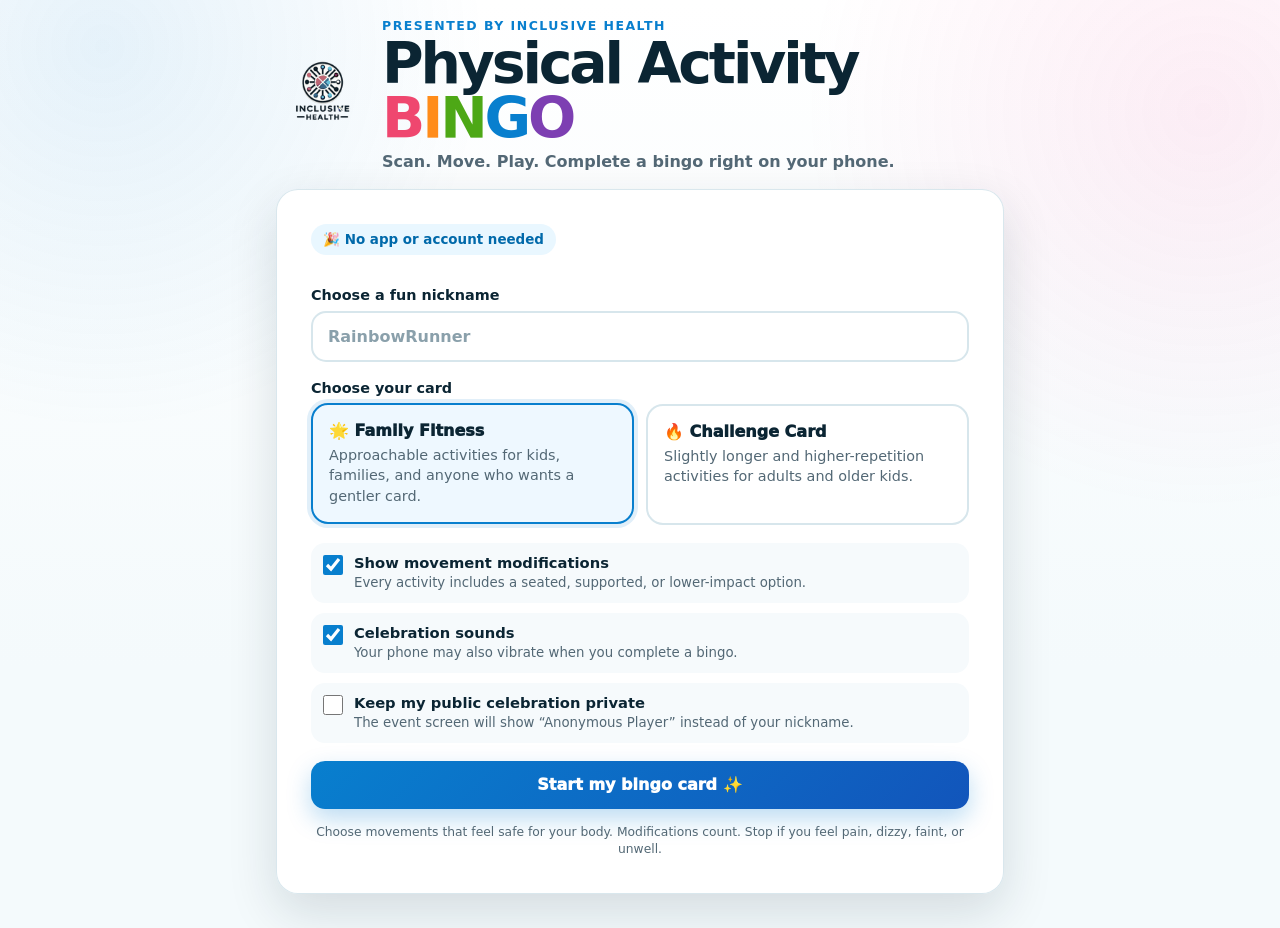
<file: index.html>
<!doctype html>
<html lang="en">
<head>
  <meta charset="utf-8">
  <meta name="viewport" content="width=device-width, initial-scale=1, viewport-fit=cover">
  <meta name="theme-color" content="#ff4fa3">
  <meta name="description" content="Physical Activity BINGO presented by Inclusive Health.">
  <title>Physical Activity BINGO | Inclusive Health</title>
  <link rel="manifest" href="manifest.webmanifest?v=20260814-1">
  <link rel="icon" href="assets/inclusive-health-logo.png">
  <link rel="apple-touch-icon" href="assets/inclusive-health-logo.png">
  <link rel="stylesheet" href="styles-base.css">
  <link rel="stylesheet" href="overlays.css">
  <link rel="stylesheet" href="display.css?v=20260814-1">
</head>
<body>
  <noscript>This game needs JavaScript enabled to play.</noscript>
  <div id="app" aria-live="polite"></div>
  <div id="toast-region" class="toast-region" aria-live="assertive" aria-atomic="true"></div>
  <canvas id="confetti" class="confetti-canvas" aria-hidden="true"></canvas>
  <script src="config.js?v=20260814-1"></script>
  <script src="helpers.js" defer></script>
  <script src="data.js" defer></script>
  <script src="core-ui.js?v=20260814-1" defer></script>
  <script src="core-play.js" defer></script>
  <script src="effects.js" defer></script>
  <script src="sync-display.js?v=20260814-1" defer></script>
</body>
</html>
</file>
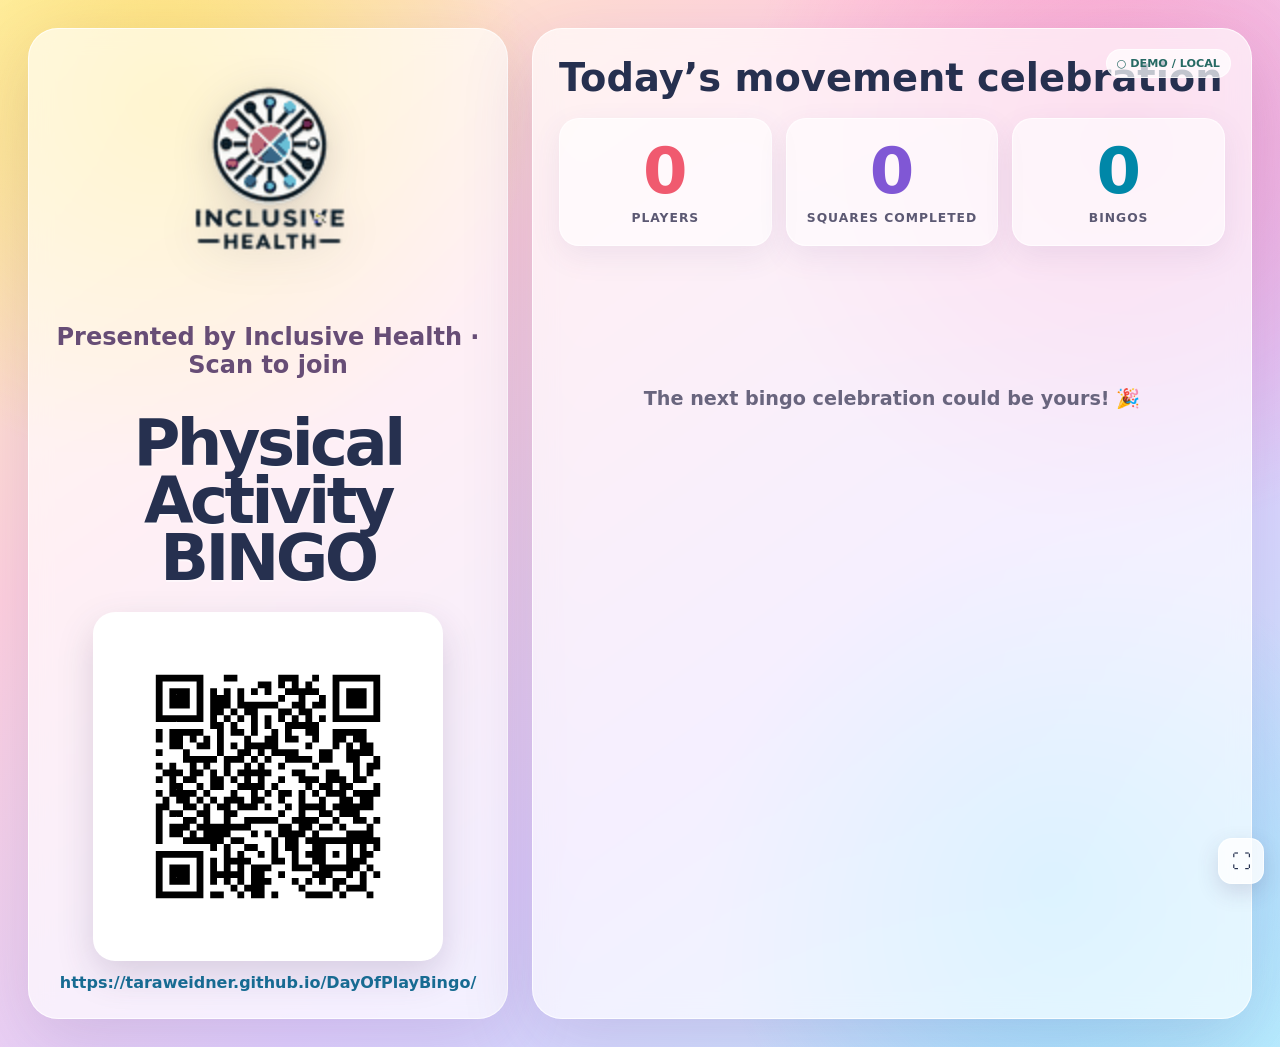
<file: display.html>
<!doctype html>
<meta charset="utf-8">
<meta name="viewport" content="width=device-width, initial-scale=1">
<title>Physical Activity BINGO Celebration Display</title>
<script>location.replace('./?display=1');</script>
<p><a href="./?display=1">Open the celebration display</a></p>
</file>
<file: styles-base.css>
:root {
  --ink: #0b2533;
  --muted: #536875;
  --paper: #ffffff;
  --wash: #f4fafc;
  --line: #d7e6ec;
  --red: #ef476f;
  --orange: #ff8c1a;
  --green: #4da816;
  --blue: #087fce;
  --purple: #7d3fb2;
  --pink: #ec3d93;
  --yellow: #ffd447;
  --shadow: 0 18px 50px rgba(11, 37, 51, .14);
  --radius: 22px;
}

* { box-sizing: border-box; }
html { min-height: 100%; background: var(--wash); }
body {
  min-height: 100vh;
  margin: 0;
  color: var(--ink);
  background:
    radial-gradient(circle at 8% 5%, rgba(8,127,206,.10), transparent 24rem),
    radial-gradient(circle at 94% 12%, rgba(236,61,147,.09), transparent 25rem),
    linear-gradient(180deg, #fff 0, var(--wash) 72%);
  font-family: ui-rounded, "Arial Rounded MT Bold", system-ui, -apple-system, BlinkMacSystemFont, "Segoe UI", sans-serif;
  -webkit-font-smoothing: antialiased;
}
button, input { font: inherit; }
button { touch-action: manipulation; }
button:focus-visible, input:focus-visible { outline: 4px solid rgba(8,127,206,.28); outline-offset: 3px; }
img { max-width: 100%; }
.hidden { display: none !important; }

.shell { width: min(100%, 760px); margin: 0 auto; padding: max(18px, env(safe-area-inset-top)) 16px max(34px, env(safe-area-inset-bottom)); }
.brandbar { display: flex; align-items: center; justify-content: space-between; gap: 14px; margin-bottom: 16px; }
.brand-logo { width: 92px; height: 92px; object-fit: contain; }
.brand-copy { flex: 1; }
.eyebrow { margin: 0 0 3px; color: var(--blue); font-size: .78rem; font-weight: 900; letter-spacing: .12em; text-transform: uppercase; }
h1, h2, h3, p { margin-top: 0; }
h1 { margin-bottom: 5px; font-size: clamp(2rem, 8vw, 3.55rem); line-height: .96; letter-spacing: -.055em; }
.subtitle { margin: 0; color: var(--muted); font-weight: 700; line-height: 1.45; }
.rainbow-word span:nth-child(6n+1) { color: var(--red); }
.rainbow-word span:nth-child(6n+2) { color: var(--orange); }
.rainbow-word span:nth-child(6n+3) { color: var(--green); }
.rainbow-word span:nth-child(6n+4) { color: var(--blue); }
.rainbow-word span:nth-child(6n+5) { color: var(--purple); }
.rainbow-word span:nth-child(6n) { color: var(--pink); }

.panel { background: rgba(255,255,255,.94); border: 1px solid rgba(215,230,236,.95); border-radius: var(--radius); box-shadow: var(--shadow); }
.welcome-panel { padding: clamp(20px, 5vw, 34px); }
.intro-badge { display: inline-flex; align-items: center; gap: 8px; margin-bottom: 14px; padding: 8px 12px; border-radius: 999px; background: #e9f7ff; color: #0069aa; font-weight: 900; font-size: .84rem; }
.field-label { display: block; margin: 18px 0 8px; font-size: .9rem; font-weight: 900; }
.text-input { width: 100%; border: 2px solid var(--line); border-radius: 15px; padding: 14px 15px; color: var(--ink); background: #fff; font-size: 1rem; font-weight: 750; }
.text-input::placeholder { color: #8aa0ab; }
.mode-grid { display: grid; grid-template-columns: 1fr; gap: 12px; }
.mode-option { position: relative; display: block; cursor: pointer; }
.mode-option input { position: absolute; opacity: 0; pointer-events: none; }
.mode-card { display: block; height: 100%; padding: 16px; border: 2px solid var(--line); border-radius: 17px; background: #fff; transition: .18s ease; }
.mode-option input:checked + .mode-card { border-color: var(--blue); background: #eef8ff; box-shadow: 0 0 0 4px rgba(8,127,206,.12); transform: translateY(-1px); }
.mode-title { display: flex; align-items: center; gap: 8px; margin-bottom: 5px; font-weight: 950; }
.mode-description { margin: 0; color: var(--muted); font-size: .9rem; line-height: 1.4; }
.settings { display: grid; gap: 10px; margin: 18px 0; }
.check-row { display: flex; gap: 11px; align-items: flex-start; padding: 11px 12px; border-radius: 14px; background: #f6fafc; cursor: pointer; }
.check-row input { width: 20px; height: 20px; margin: 1px 0 0; accent-color: var(--blue); }
.check-row strong { display: block; font-size: .92rem; }
.check-row small { display: block; margin-top: 3px; color: var(--muted); line-height: 1.35; }
.primary-btn, .secondary-btn, .ghost-btn, .danger-btn {
  display: inline-flex; align-items: center; justify-content: center; gap: 8px;
  border: 0; border-radius: 14px; min-height: 48px; padding: 12px 18px; font-weight: 950; cursor: pointer;
}
.primary-btn { width: 100%; color: white; background: linear-gradient(135deg, var(--blue), #1255bb); box-shadow: 0 10px 24px rgba(8,127,206,.27); }
.primary-btn:hover { filter: brightness(1.04); }
.primary-btn:disabled { opacity: .5; cursor: not-allowed; box-shadow: none; }
.secondary-btn { color: var(--ink); background: #e9f2f6; }
.ghost-btn { color: var(--ink); background: transparent; border: 1px solid var(--line); }
.danger-btn { color: #8c1734; background: #ffe8ee; }
.safety-note { margin: 15px 3px 0; color: var(--muted); font-size: .77rem; line-height: 1.45; text-align: center; }

.game-shell { width: min(100%, 880px); margin: 0 auto; padding: max(12px, env(safe-area-inset-top)) 10px max(28px, env(safe-area-inset-bottom)); }
.game-topbar { display: flex; align-items: center; gap: 10px; padding: 8px 4px 12px; }
.game-logo { width: 58px; height: 58px; object-fit: contain; }
.game-title { min-width: 0; flex: 1; }
.game-title h1 { margin: 0; font-size: clamp(1.45rem, 6vw, 2.2rem); letter-spacing: -.04em; }
.game-title p { margin: 3px 0 0; color: var(--muted); font-size: .78rem; font-weight: 800; white-space: nowrap; overflow: hidden; text-overflow: ellipsis; }
.icon-btn { width: 44px; height: 44px; border: 1px solid var(--line); border-radius: 14px; background: #fff; color: var(--ink); font-size: 1.15rem; cursor: pointer; }
.status-row { display: grid; grid-template-columns: repeat(3, 1fr); gap: 8px; margin-bottom: 10px; }
.stat-pill { padding: 10px 8px; border-radius: 14px; background: #fff; border: 1px solid var(--line); text-align: center; }
.stat-pill b { display: block; font-size: 1.18rem; line-height: 1; }
.stat-pill span { display: block; margin-top: 4px; color: var(--muted); font-size: .65rem; font-weight: 900; letter-spacing: .04em; text-transform: uppercase; }
.progress-track { height: 8px; margin: 0 2px 12px; overflow: hidden; border-radius: 999px; background: #dce9ee; }
.progress-fill { height: 100%; border-radius: inherit; background: linear-gradient(90deg, var(--red), var(--orange), var(--green), var(--blue), var(--purple)); transition: width .25s ease; }
.bingo-head { display: grid; grid-template-columns: repeat(5, 1fr); gap: 4px; margin-bottom: 4px; }
.bingo-letter { padding: 8px 0; border-radius: 11px 11px 5px 5px; color: white; text-align: center; font-size: clamp(1rem, 5vw, 1.5rem); font-weight: 1000; text-shadow: 0 1px 1px rgba(0,0,0,.15); }
.bingo-letter:nth-child(1) { background: var(--red); }
.bingo-letter:nth-child(2) { background: var(--orange); }
.bingo-letter:nth-child(3) { background: var(--green); }
.bingo-letter:nth-child(4) { background: var(--blue); }
.bingo-letter:nth-child(5) { background: var(--purple); }
.bingo-grid { display: grid; grid-template-columns: repeat(5, 1fr); gap: 4px; }
.bingo-square { position: relative; min-height: clamp(104px, 24vw, 160px); border: 2px solid #cfe0e7; border-radius: 10px; padding: 8px 5px; background: #fff; color: var(--ink); cursor: pointer; overflow: hidden; transition: transform .12s ease, box-shadow .12s ease, border-color .12s ease; }
.bingo-square:active { transform: scale(.975); }
.bingo-square .activity-icon { display: block; margin-bottom: 5px; font-size: clamp(1.35rem, 6vw, 2.2rem); line-height: 1; }
.bingo-square .activity-name { display: block; font-size: clamp(.63rem, 2.65vw, .98rem); line-height: 1.08; font-weight: 950; overflow-wrap: anywhere; }
.bingo-square .tap-hint { display: block; margin-top: 5px; color: #8196a1; font-size: clamp(.48rem, 1.9vw, .64rem); font-weight: 800; }
.bingo-square.completed { color: #073d28; border-color: #44b478; background: linear-gradient(145deg, #e2ffef, #f5fff9); box-shadow: inset 0 0 0 2px rgba(68,180,120,.18); }
.bingo-square.completed::after { content: "✓"; position: absolute; right: 5px; top: 3px; display: grid; place-items: center; width: 21px; height: 21px; border-radius: 50%; color: white; background: #15975a; font-size: .78rem; font-weight: 1000; }
.bingo-square.winning { animation: winnerPulse 1.2s ease 2; border-color: var(--yellow); box-shadow: 0 0 0 4px rgba(255,212,71,.35); }
.bingo-square.free-space { background: linear-gradient(145deg, #fff4bd, #fffdf1); border-color: #f5c42f; }
.bingo-square.free-space .activity-icon { font-size: clamp(1.55rem, 7vw, 2.5rem); }
.game-footer { padding: 14px 6px 3px; color: var(--muted); font-size: .72rem; line-height: 1.45; text-align: center; }
.local-badge { display: inline-flex; align-items: center; gap: 6px; margin-top: 8px; padding: 6px 9px; border-radius: 999px; background: #eef4f6; color: #57707c; font-size: .68rem; font-weight: 900; }
</file>
<file: overlays.css>
.modal-backdrop { position: fixed; inset: 0; z-index: 20; display: grid; align-items: end; background: rgba(4,22,31,.62); backdrop-filter: blur(6px); }
.modal { width: min(100%, 620px); max-height: 92vh; margin: 0 auto; overflow: auto; border-radius: 26px 26px 0 0; padding: 18px 18px max(24px, env(safe-area-inset-bottom)); background: white; box-shadow: 0 -22px 70px rgba(0,0,0,.25); }
.modal-handle { width: 44px; height: 5px; margin: 0 auto 14px; border-radius: 99px; background: #d5e0e5; }
.modal-close { float: right; width: 42px; height: 42px; border: 0; border-radius: 50%; background: #edf3f5; color: var(--ink); font-size: 1.15rem; cursor: pointer; }
.challenge-icon { margin: 10px 0 8px; font-size: 3.4rem; line-height: 1; }
.modal h2 { margin-bottom: 8px; font-size: clamp(1.7rem, 8vw, 2.5rem); line-height: 1; letter-spacing: -.04em; }
.challenge-instruction { color: #334c59; font-size: 1rem; font-weight: 720; line-height: 1.5; }
.modification { margin: 16px 0; padding: 14px; border: 1px solid #cfe6f2; border-radius: 15px; background: #eff9fe; color: #174f6d; line-height: 1.45; }
.modification strong { display: block; margin-bottom: 4px; }
.timer-box { margin: 16px 0; padding: 16px; border-radius: 17px; background: #f5f9fb; text-align: center; }
.timer-readout { display: block; margin-bottom: 13px; font-variant-numeric: tabular-nums; font-size: clamp(2.6rem, 14vw, 4.8rem); font-weight: 1000; letter-spacing: -.06em; }
.timer-actions { display: flex; justify-content: center; gap: 8px; flex-wrap: wrap; }
.modal-actions { display: grid; gap: 10px; margin-top: 18px; }
.modal .primary-btn { min-height: 56px; font-size: 1.05rem; }
.completed-message { padding: 16px; border-radius: 16px; background: #e7fff2; color: #0d7142; font-weight: 900; text-align: center; }

.celebration { position: fixed; inset: 0; z-index: 40; display: grid; place-items: center; padding: 20px; background: rgba(6,26,36,.78); backdrop-filter: blur(8px); }
.celebration-card { width: min(100%, 540px); padding: 32px 24px; border-radius: 28px; background: white; text-align: center; box-shadow: 0 28px 80px rgba(0,0,0,.34); animation: celebrationPop .5s cubic-bezier(.2,.9,.25,1.25); }
.celebration-emoji { display: block; font-size: 4.4rem; animation: celebrationBounce .8s ease infinite alternate; }
.celebration h2 { margin: 8px 0; font-size: clamp(2.3rem, 13vw, 4.6rem); line-height: .95; color: var(--blue); letter-spacing: -.06em; }
.celebration p { color: var(--muted); font-weight: 800; line-height: 1.45; }
.celebration-actions { display: grid; gap: 9px; margin-top: 20px; }

.toast-region { position: fixed; z-index: 80; top: max(12px, env(safe-area-inset-top)); left: 50%; width: min(calc(100% - 24px), 480px); transform: translateX(-50%); pointer-events: none; }
.toast { margin-bottom: 8px; padding: 13px 15px; border-radius: 14px; color: white; background: #0b2533; box-shadow: 0 10px 30px rgba(0,0,0,.25); font-weight: 850; animation: toastIn .25s ease; }
.confetti-canvas { position: fixed; inset: 0; z-index: 70; width: 100%; height: 100%; pointer-events: none; }
</file>
<file: display.css>
.display-page {
  min-height: 100vh;
  padding: 28px;
  display: grid;
  grid-template-columns: minmax(300px, .8fr) minmax(420px, 1.2fr);
  gap: 24px;
  background:
    radial-gradient(circle at 13% 10%, rgba(255, 224, 92, .78) 0, rgba(255, 224, 92, 0) 25%),
    radial-gradient(circle at 88% 14%, rgba(255, 111, 179, .50) 0, rgba(255, 111, 179, 0) 27%),
    radial-gradient(circle at 82% 84%, rgba(80, 209, 255, .42) 0, rgba(80, 209, 255, 0) 25%),
    linear-gradient(145deg, #fff3bd 0%, #ffd1df 31%, #e1d0ff 64%, #bfeeff 100%);
  color: #26304f;
}

.display-brand,
.display-feed {
  border: 1px solid rgba(255,255,255,.72);
  border-radius: 30px;
  background: rgba(255,255,255,.66);
  box-shadow: 0 22px 70px rgba(88, 63, 126, .17);
  backdrop-filter: blur(11px);
}

.display-brand {
  display: flex;
  flex-direction: column;
  align-items: center;
  justify-content: center;
  padding: 26px;
  text-align: center;
}

.display-logo {
  display: block;
  width: clamp(190px, 20vw, 270px);
  height: auto;
  margin-bottom: 12px;
  object-fit: contain;
  filter: drop-shadow(0 8px 20px rgba(36, 31, 55, .16));
}

.display-brand h1 {
  margin: 12px 0 8px;
  color: #26304f;
  font-size: clamp(2.3rem, 5vw, 5.1rem);
  line-height: .9;
  text-shadow: 0 2px 0 rgba(255,255,255,.5);
}

.display-brand p {
  color: #674d76;
  font-size: clamp(1rem, 2vw, 1.5rem);
  font-weight: 900;
}

.qr-wrap {
  width: min(380px, 82%);
  margin-top: 16px;
  padding: 22px;
  border-radius: 22px;
  background: white;
  box-shadow: 0 14px 36px rgba(74, 49, 92, .18);
}

.qr-wrap img {
  display: block;
  width: 100%;
  height: auto;
  aspect-ratio: 1;
  object-fit: contain;
  image-rendering: auto;
}

.play-url {
  margin-top: 12px;
  color: #176b92;
  font-weight: 900;
  overflow-wrap: anywhere;
}

.display-feed {
  position: relative;
  padding: 26px;
  overflow: hidden;
}

.display-feed h2 {
  margin-bottom: 18px;
  color: #26304f;
  font-size: clamp(1.5rem, 3vw, 2.7rem);
}

.display-stats {
  display: grid;
  grid-template-columns: repeat(3, 1fr);
  gap: 14px;
}

.display-stat {
  padding: 20px 12px;
  border: 1px solid rgba(255,255,255,.68);
  border-radius: 20px;
  background: rgba(255,255,255,.62);
  text-align: center;
  box-shadow: 0 10px 30px rgba(91, 68, 129, .09);
}

.display-stat b {
  display: block;
  font-size: clamp(2rem, 5vw, 4.7rem);
  line-height: 1;
}

.display-stat:nth-child(1) b { color: #f05a6f; }
.display-stat:nth-child(2) b { color: #8057d5; }
.display-stat:nth-child(3) b { color: #0087a8; }

.display-stat span {
  display: block;
  margin-top: 8px;
  color: #5c5973;
  font-weight: 900;
  text-transform: uppercase;
  letter-spacing: .08em;
  font-size: .77rem;
}

.winners-list {
  display: grid;
  gap: 11px;
  margin-top: 22px;
}

.winner-row {
  display: flex;
  align-items: center;
  gap: 13px;
  padding: 15px 16px;
  border: 1px solid rgba(255,255,255,.68);
  border-radius: 17px;
  background: rgba(255,255,255,.64);
  box-shadow: 0 8px 26px rgba(91, 68, 129, .08);
  animation: winnerRowIn .4s ease;
}

.winner-row .medal { font-size: 2rem; }
.winner-row strong { display: block; color: #26304f; font-size: 1.18rem; }
.winner-row small { color: #69657e; font-weight: 750; }

.empty-feed {
  display: grid;
  place-items: center;
  min-height: 260px;
  color: #69657e;
  text-align: center;
  font-size: 1.2rem;
  font-weight: 800;
}

.display-status {
  position: absolute;
  right: 20px;
  top: 20px;
  padding: 7px 10px;
  border: 1px solid rgba(255,255,255,.75);
  border-radius: 99px;
  background: rgba(255,255,255,.72);
  color: #276a64;
  font-size: .7rem;
  font-weight: 900;
}

.fullscreen-btn {
  position: fixed;
  right: 16px;
  bottom: 16px;
  width: 46px;
  height: 46px;
  border: 1px solid rgba(255,255,255,.75);
  border-radius: 14px;
  background: rgba(255,255,255,.82);
  color: #26304f;
  box-shadow: 0 8px 22px rgba(70, 55, 100, .16);
  font-size: 1.2rem;
  cursor: pointer;
}

.display-celebration {
  position: fixed;
  inset: 0;
  z-index: 30;
  display: grid;
  place-items: center;
  padding: 28px;
  background: rgba(52, 38, 76, .42);
  backdrop-filter: blur(5px);
}

.display-celebration-card {
  width: min(900px, 92vw);
  padding: 60px 30px;
  border: 3px solid #ffe169;
  border-radius: 38px;
  background: linear-gradient(145deg, #ff719f 0%, #d56ee9 43%, #5abfea 100%);
  color: white;
  text-align: center;
  box-shadow: 0 30px 90px rgba(70, 44, 95, .34);
  animation: celebrationPop .5s cubic-bezier(.2,.9,.25,1.25);
}

.display-celebration-card .big {
  font-size: clamp(5rem, 15vw, 11rem);
  line-height: 1;
}

.display-celebration-card h2 {
  margin: 8px 0;
  color: #fff8c9;
  font-size: clamp(3rem, 8vw, 7rem);
  line-height: .9;
}

.display-celebration-card p {
  margin: 0;
  color: white;
  font-size: clamp(1.5rem, 4vw, 3.5rem);
  font-weight: 900;
}

@keyframes winnerPulse { 50% { transform: scale(1.035); } }
@keyframes celebrationPop { from { opacity: 0; transform: scale(.76) rotate(-2deg); } to { opacity: 1; transform: scale(1) rotate(0); } }
@keyframes celebrationBounce { to { transform: translateY(-10px) rotate(4deg); } }
@keyframes toastIn { from { opacity: 0; transform: translateY(-10px); } }
@keyframes winnerRowIn { from { opacity: 0; transform: translateX(20px); } }

@media (min-width: 620px) {
  .mode-grid { grid-template-columns: 1fr 1fr; }
  .modal-backdrop { align-items: center; padding: 18px; }
  .modal { border-radius: 26px; padding-bottom: 24px; }
}

@media (max-width: 850px) {
  .display-page { grid-template-columns: 1fr; }
  .display-brand { min-height: 48vh; }
}

@media (max-width: 430px) {
  .bingo-square { padding: 6px 3px; border-width: 1.5px; }
  .status-row { gap: 5px; }
  .stat-pill { padding: 8px 4px; }
  .game-topbar { gap: 7px; }
  .game-logo { width: 50px; height: 50px; }
  .display-logo { width: 210px; }
}

@media (prefers-reduced-motion: reduce) {
  *, *::before, *::after { animation-duration: .01ms !important; animation-iteration-count: 1 !important; scroll-behavior: auto !important; }
}
</file>
